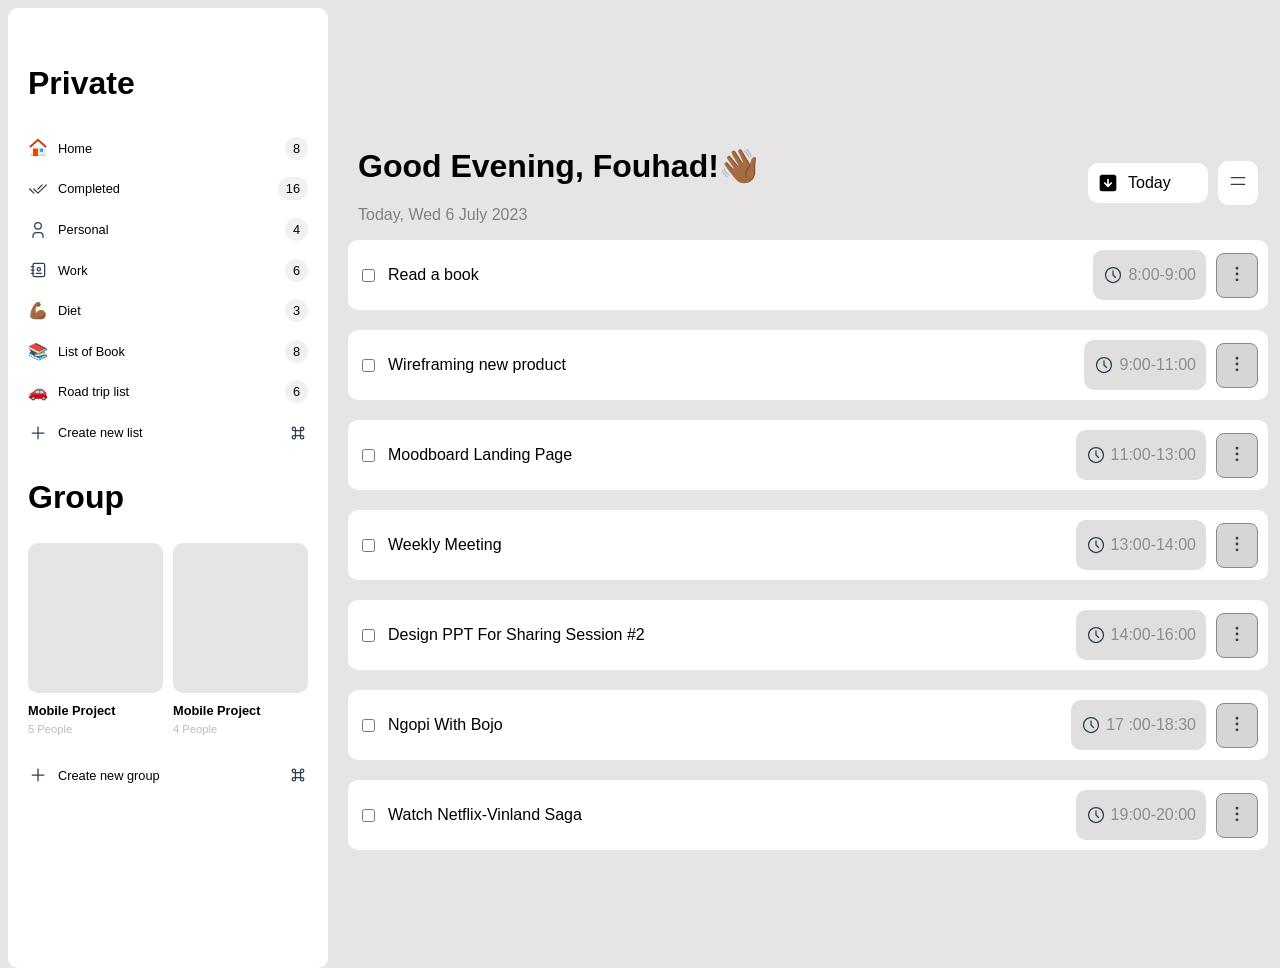
<file: index.html>
<!DOCTYPE html>
<html lang="en">
  <head>
    <meta charset="UTF-8" />
    <meta name="viewport" content="width=device-width, initial-scale=1.0" />
    <title>todo list</title>
    <link rel="stylesheet" href="./style.css" />
  </head>
  <body>
    <div class="positioning-container">
      <div class="list-container">
        <input type="checkbox" id="check-sidebar" />
        <label for="check-sidebar" id="label-sidebar">
          <div id="btn">
            <svg
              xmlns="http://www.w3.org/2000/svg"
              class="icon icon-tabler icon-tabler-menu-2"
              width="34"
              height="34"
              viewBox="0 0 24 24"
              stroke-width="1.5"
              stroke="#2c3e50"
              fill="none"
              stroke-linecap="round"
              stroke-linejoin="round"
            >
              <path stroke="none" d="M0 0h24v24H0z" fill="none" />
              <path d="M4 6l16 0" />
              <path d="M4 12l16 0" />
              <path d="M4 18l16 0" />
            </svg>
          </div>
          <div id="cancel">
            <svg
              xmlns="http://www.w3.org/2000/svg"
              class="icon icon-tabler icon-tabler-x"
              width="34"
              height="34"
              viewBox="0 0 24 24"
              stroke-width="1.5"
              stroke="#2c3e50"
              fill="none"
              stroke-linecap="round"
              stroke-linejoin="round"
            >
              <path stroke="none" d="M0 0h24v24H0z" fill="none" />
              <path d="M18 6l-12 12" />
              <path d="M6 6l12 12" />
            </svg>
          </div>
        </label>
        <!-- <div class="sibebar-bg"> -->
        <!-- <div class="overlay"> -->
        <aside class="sidebar">
          <h1 class="h1-aside">Private</h1>
          <div class="list">
            <div class="svj-container">
              <svg
                xmlns="http://www.w3.org/2000/svg"
                x="0px"
                y="0px"
                width="20"
                height="20"
                viewBox="0 0 48 48"
              >
                <linearGradient
                  id="jv689zNUBazMNK6AOyXtga_wFfu6zXx15Yk_gr1"
                  x1="6"
                  x2="42"
                  y1="41"
                  y2="41"
                  gradientUnits="userSpaceOnUse"
                >
                  <stop offset="0" stop-color="#c8d3de"></stop>
                  <stop offset="1" stop-color="#c8d3de"></stop>
                </linearGradient>
                <path
                  fill="url(#jv689zNUBazMNK6AOyXtga_wFfu6zXx15Yk_gr1)"
                  d="M42,39H6v2c0,1.105,0.895,2,2,2h32c1.105,0,2-0.895,2-2V39z"
                ></path>
                <linearGradient
                  id="jv689zNUBazMNK6AOyXtgb_wFfu6zXx15Yk_gr2"
                  x1="14.095"
                  x2="31.385"
                  y1="10.338"
                  y2="43.787"
                  gradientUnits="userSpaceOnUse"
                >
                  <stop offset="0" stop-color="#fcfcfc"></stop>
                  <stop offset=".495" stop-color="#f4f4f4"></stop>
                  <stop offset=".946" stop-color="#e8e8e8"></stop>
                  <stop offset="1" stop-color="#e8e8e8"></stop>
                </linearGradient>
                <path
                  fill="url(#jv689zNUBazMNK6AOyXtgb_wFfu6zXx15Yk_gr2)"
                  d="M42,39H6V20L24,3l18,17V39z"
                ></path>
                <path
                  fill="#de490d"
                  d="M13,25h10c0.552,0,1,0.448,1,1v17H12V26C12,25.448,12.448,25,13,25z"
                ></path>
                <path
                  d="M24,4c-0.474,0-0.948,0.168-1.326,0.503l-5.359,4.811L6,20v5.39L24,9.428L42,25.39V20L30.685,9.314	l-5.359-4.811C24.948,4.168,24.474,4,24,4z"
                  opacity=".05"
                ></path>
                <path
                  d="M24,3c-0.474,0-0.948,0.167-1.326,0.5l-5.359,4.784L6,18.909v5.359L24,8.397l18,15.871v-5.359	L30.685,8.284L25.326,3.5C24.948,3.167,24.474,3,24,3z"
                  opacity=".07"
                ></path>
                <linearGradient
                  id="jv689zNUBazMNK6AOyXtgc_wFfu6zXx15Yk_gr3"
                  x1="24"
                  x2="24"
                  y1="1.684"
                  y2="23.696"
                  gradientUnits="userSpaceOnUse"
                >
                  <stop offset="0" stop-color="#d43a02"></stop>
                  <stop offset="1" stop-color="#b9360c"></stop>
                </linearGradient>
                <path
                  fill="url(#jv689zNUBazMNK6AOyXtgc_wFfu6zXx15Yk_gr3)"
                  d="M44.495,19.507L25.326,2.503C24.948,2.168,24.474,2,24,2s-0.948,0.168-1.326,0.503	L3.505,19.507c-0.42,0.374-0.449,1.02-0.064,1.43l1.636,1.745c0.369,0.394,0.984,0.424,1.39,0.067L24,7.428L41.533,22.75	c0.405,0.356,1.021,0.327,1.39-0.067l1.636-1.745C44.944,20.527,44.915,19.881,44.495,19.507z"
                ></path>
                <linearGradient
                  id="jv689zNUBazMNK6AOyXtgd_wFfu6zXx15Yk_gr4"
                  x1="28.05"
                  x2="35.614"
                  y1="25.05"
                  y2="32.614"
                  gradientUnits="userSpaceOnUse"
                >
                  <stop offset="0" stop-color="#33bef0"></stop>
                  <stop offset="1" stop-color="#0a85d9"></stop>
                </linearGradient>
                <path
                  fill="url(#jv689zNUBazMNK6AOyXtgd_wFfu6zXx15Yk_gr4)"
                  d="M29,25h6c0.552,0,1,0.448,1,1v6c0,0.552-0.448,1-1,1h-6c-0.552,0-1-0.448-1-1v-6	C28,25.448,28.448,25,29,25z"
                ></path>
              </svg>
              <p class="p-aside">Home</p>
            </div>
            <div class="nummbers-aside">8</div>
          </div>
          <div class="list">
            <div class="svj-container">
              <svg
                xmlns="http://www.w3.org/2000/svg"
                class="icon icon-tabler icon-tabler-checks"
                width="20"
                height="20"
                viewBox="0 0 24 24"
                stroke-width="1.5"
                stroke="#2c3e50"
                fill="none"
                stroke-linecap="round"
                stroke-linejoin="round"
              >
                <path stroke="none" d="M0 0h24v24H0z" fill="none" />
                <path d="M7 12l5 5l10 -10" />
                <path d="M2 12l5 5m5 -5l5 -5" />
              </svg>
              <p class="p-aside">Completed</p>
            </div>
            <div class="nummbers-aside">16</div>
          </div>
          <div class="list">
            <div class="svj-container">
              <svg
                xmlns="http://www.w3.org/2000/svg"
                class="icon icon-tabler icon-tabler-user"
                width="20"
                height="20"
                viewBox="0 0 24 24"
                stroke-width="1.5"
                stroke="#2c3e50"
                fill="none"
                stroke-linecap="round"
                stroke-linejoin="round"
              >
                <path stroke="none" d="M0 0h24v24H0z" fill="none" />
                <path d="M8 7a4 4 0 1 0 8 0a4 4 0 0 0 -8 0" />
                <path d="M6 21v-2a4 4 0 0 1 4 -4h4a4 4 0 0 1 4 4v2" />
              </svg>
              <p class="p-aside">Personal</p>
            </div>
            <div class="nummbers-aside">4</div>
          </div>
          <div class="list">
            <div class="svj-container">
              <svg
                xmlns="http://www.w3.org/2000/svg"
                class="icon icon-tabler icon-tabler-address-book"
                width="20"
                height="20"
                viewBox="0 0 24 24"
                stroke-width="1.5"
                stroke="#2c3e50"
                fill="none"
                stroke-linecap="round"
                stroke-linejoin="round"
              >
                <path stroke="none" d="M0 0h24v24H0z" fill="none" />
                <path
                  d="M20 6v12a2 2 0 0 1 -2 2h-10a2 2 0 0 1 -2 -2v-12a2 2 0 0 1 2 -2h10a2 2 0 0 1 2 2z"
                />
                <path d="M10 16h6" />
                <path d="M13 11m-2 0a2 2 0 1 0 4 0a2 2 0 1 0 -4 0" />
                <path d="M4 8h3" />
                <path d="M4 12h3" />
                <path d="M4 16h3" />
              </svg>
              <p class="p-aside">Work</p>
            </div>
            <div class="nummbers-aside">6</div>
          </div>
          <div class="list">
            <div class="svj-container">
              <div>💪🏾</div>
              <p class="p-aside">Diet</p>
            </div>
            <div class="nummbers-aside">3</div>
          </div>
          <div class="list">
            <div class="svj-container">
              <div>📚</div>
              <p class="p-aside">List of Book</p>
            </div>
            <div class="nummbers-aside">8</div>
          </div>
          <div class="list">
            <div class="svj-container">
              <div>🚗</div>
              <p class="p-aside">Road trip list</p>
            </div>
            <div class="nummbers-aside">6</div>
          </div>
          <div class="list" id="list-id">
            <div class="svj-container">
              <svg
                xmlns="http://www.w3.org/2000/svg"
                class="icon icon-tabler icon-tabler-plus"
                width="20"
                height="20"
                viewBox="0 0 24 24"
                stroke-width="1.5"
                stroke="#2c3e50"
                fill="none"
                stroke-linecap="round"
                stroke-linejoin="round"
              >
                <path stroke="none" d="M0 0h24v24H0z" fill="none" />
                <path d="M12 5l0 14" />
                <path d="M5 12l14 0" />
              </svg>
              <p class="p-aside">Create new list</p>
            </div>
            <svg
              xmlns="http://www.w3.org/2000/svg"
              class="icon icon-tabler icon-tabler-command"
              width="20"
              height="20"
              viewBox="0 0 24 24"
              stroke-width="1.5"
              stroke="#2c3e50"
              fill="none"
              stroke-linecap="round"
              stroke-linejoin="round"
            >
              <path stroke="none" d="M0 0h24v24H0z" fill="none" />
              <path
                d="M7 9a2 2 0 1 1 2 -2v10a2 2 0 1 1 -2 -2h10a2 2 0 1 1 -2 2v-10a2 2 0 1 1 2 2h-10"
              />
            </svg>
            <!-- <div class="nummbers-aside">L</div>  -->
          </div>
          <h1 class="h1-aside">Group</h1>
          <section class="grid-container-section">
            <div class="grid-container">
              <div class="grid"></div>
              <div class="grid"></div>
            </div>
            <div class="grid-container">
              <div>
                <h2 class="h2-group">Mobile Project</h2>
                <div class="ph2-group">5 People</div>
              </div>
              <div>
                <h2 class="h2-group">Mobile Project</h2>
                <div class="ph2-group">4 People</div>
              </div>
            </div>
          </section>
          <div class="list" id="list-id">
            <div class="svj-container">
              <svg
                xmlns="http://www.w3.org/2000/svg"
                class="icon icon-tabler icon-tabler-plus"
                width="20"
                height="20"
                viewBox="0 0 24 24"
                stroke-width="1.5"
                stroke="#2c3e50"
                fill="none"
                stroke-linecap="round"
                stroke-linejoin="round"
              >
                <path stroke="none" d="M0 0h24v24H0z" fill="none" />
                <path d="M12 5l0 14" />
                <path d="M5 12l14 0" />
              </svg>
              <p class="p-aside">Create new group</p>
            </div>
            <svg
              xmlns="http://www.w3.org/2000/svg"
              class="icon icon-tabler icon-tabler-command"
              width="20"
              height="20"
              viewBox="0 0 24 24"
              stroke-width="1.5"
              stroke="#2c3e50"
              fill="none"
              stroke-linecap="round"
              stroke-linejoin="round"
            >
              <path stroke="none" d="M0 0h24v24H0z" fill="none" />
              <path
                d="M7 9a2 2 0 1 1 2 -2v10a2 2 0 1 1 -2 -2h10a2 2 0 1 1 -2 2v-10a2 2 0 1 1 2 2h-10"
              />
            </svg>
            <!-- <div class="nummbers-aside">L</div>  -->
          </div>
        </aside>
        <!-- </div> -->
        <!-- <label for="check-sidebar"> -->
        <div class="sidebar-icon">
          <ul>
            <label for="check-sidebar" id="label-sidebar">
              <li class="li-icon">
                <svg
                  xmlns="http://www.w3.org/2000/svg"
                  x="0px"
                  y="0px"
                  width="20"
                  height="20"
                  viewBox="0 0 48 48"
                >
                  <linearGradient
                    id="jv689zNUBazMNK6AOyXtga_wFfu6zXx15Yk_gr1"
                    x1="6"
                    x2="42"
                    y1="41"
                    y2="41"
                    gradientUnits="userSpaceOnUse"
                  >
                    <stop offset="0" stop-color="#c8d3de"></stop>
                    <stop offset="1" stop-color="#c8d3de"></stop>
                  </linearGradient>
                  <path
                    fill="url(#jv689zNUBazMNK6AOyXtga_wFfu6zXx15Yk_gr1)"
                    d="M42,39H6v2c0,1.105,0.895,2,2,2h32c1.105,0,2-0.895,2-2V39z"
                  ></path>
                  <linearGradient
                    id="jv689zNUBazMNK6AOyXtgb_wFfu6zXx15Yk_gr2"
                    x1="14.095"
                    x2="31.385"
                    y1="10.338"
                    y2="43.787"
                    gradientUnits="userSpaceOnUse"
                  >
                    <stop offset="0" stop-color="#fcfcfc"></stop>
                    <stop offset=".495" stop-color="#f4f4f4"></stop>
                    <stop offset=".946" stop-color="#e8e8e8"></stop>
                    <stop offset="1" stop-color="#e8e8e8"></stop>
                  </linearGradient>
                  <path
                    fill="url(#jv689zNUBazMNK6AOyXtgb_wFfu6zXx15Yk_gr2)"
                    d="M42,39H6V20L24,3l18,17V39z"
                  ></path>
                  <path
                    fill="#de490d"
                    d="M13,25h10c0.552,0,1,0.448,1,1v17H12V26C12,25.448,12.448,25,13,25z"
                  ></path>
                  <path
                    d="M24,4c-0.474,0-0.948,0.168-1.326,0.503l-5.359,4.811L6,20v5.39L24,9.428L42,25.39V20L30.685,9.314	l-5.359-4.811C24.948,4.168,24.474,4,24,4z"
                    opacity=".05"
                  ></path>
                  <path
                    d="M24,3c-0.474,0-0.948,0.167-1.326,0.5l-5.359,4.784L6,18.909v5.359L24,8.397l18,15.871v-5.359	L30.685,8.284L25.326,3.5C24.948,3.167,24.474,3,24,3z"
                    opacity=".07"
                  ></path>
                  <linearGradient
                    id="jv689zNUBazMNK6AOyXtgc_wFfu6zXx15Yk_gr3"
                    x1="24"
                    x2="24"
                    y1="1.684"
                    y2="23.696"
                    gradientUnits="userSpaceOnUse"
                  >
                    <stop offset="0" stop-color="#d43a02"></stop>
                    <stop offset="1" stop-color="#b9360c"></stop>
                  </linearGradient>
                  <path
                    fill="url(#jv689zNUBazMNK6AOyXtgc_wFfu6zXx15Yk_gr3)"
                    d="M44.495,19.507L25.326,2.503C24.948,2.168,24.474,2,24,2s-0.948,0.168-1.326,0.503	L3.505,19.507c-0.42,0.374-0.449,1.02-0.064,1.43l1.636,1.745c0.369,0.394,0.984,0.424,1.39,0.067L24,7.428L41.533,22.75	c0.405,0.356,1.021,0.327,1.39-0.067l1.636-1.745C44.944,20.527,44.915,19.881,44.495,19.507z"
                  ></path>
                  <linearGradient
                    id="jv689zNUBazMNK6AOyXtgd_wFfu6zXx15Yk_gr4"
                    x1="28.05"
                    x2="35.614"
                    y1="25.05"
                    y2="32.614"
                    gradientUnits="userSpaceOnUse"
                  >
                    <stop offset="0" stop-color="#33bef0"></stop>
                    <stop offset="1" stop-color="#0a85d9"></stop>
                  </linearGradient>
                  <path
                    fill="url(#jv689zNUBazMNK6AOyXtgd_wFfu6zXx15Yk_gr4)"
                    d="M29,25h6c0.552,0,1,0.448,1,1v6c0,0.552-0.448,1-1,1h-6c-0.552,0-1-0.448-1-1v-6	C28,25.448,28.448,25,29,25z"
                  ></path>
                </svg>
              </li>
              <li class="li-icon">
                <svg
                  xmlns="http://www.w3.org/2000/svg"
                  class="icon icon-tabler icon-tabler-checks"
                  width="20"
                  height="20"
                  viewBox="0 0 24 24"
                  stroke-width="1.5"
                  stroke="#2c3e50"
                  fill="none"
                  stroke-linecap="round"
                  stroke-linejoin="round"
                >
                  <path stroke="none" d="M0 0h24v24H0z" fill="none" />
                  <path d="M7 12l5 5l10 -10" />
                  <path d="M2 12l5 5m5 -5l5 -5" />
                </svg>
              </li>
              <li class="li-icon">
                <svg
                  xmlns="http://www.w3.org/2000/svg"
                  class="icon icon-tabler icon-tabler-user"
                  width="20"
                  height="20"
                  viewBox="0 0 24 24"
                  stroke-width="1.5"
                  stroke="#2c3e50"
                  fill="none"
                  stroke-linecap="round"
                  stroke-linejoin="round"
                >
                  <path stroke="none" d="M0 0h24v24H0z" fill="none" />
                  <path d="M8 7a4 4 0 1 0 8 0a4 4 0 0 0 -8 0" />
                  <path d="M6 21v-2a4 4 0 0 1 4 -4h4a4 4 0 0 1 4 4v2" />
                </svg>
              </li>
              <li class="li-icon">
                <svg
                  xmlns="http://www.w3.org/2000/svg"
                  class="icon icon-tabler icon-tabler-address-book"
                  width="20"
                  height="20"
                  viewBox="0 0 24 24"
                  stroke-width="1.5"
                  stroke="#2c3e50"
                  fill="none"
                  stroke-linecap="round"
                  stroke-linejoin="round"
                >
                  <path stroke="none" d="M0 0h24v24H0z" fill="none" />
                  <path
                    d="M20 6v12a2 2 0 0 1 -2 2h-10a2 2 0 0 1 -2 -2v-12a2 2 0 0 1 2 -2h10a2 2 0 0 1 2 2z"
                  />
                  <path d="M10 16h6" />
                  <path d="M13 11m-2 0a2 2 0 1 0 4 0a2 2 0 1 0 -4 0" />
                  <path d="M4 8h3" />
                  <path d="M4 12h3" />
                  <path d="M4 16h3" />
                </svg>
              </li>
              <li class="li-icon">💪🏾</li>
              <li class="li-icon">📚</li>
              <li class="li-icon">🚗</li>
              <li class="li-icon">
                <svg
                  xmlns="http://www.w3.org/2000/svg"
                  class="icon icon-tabler icon-tabler-plus"
                  width="20"
                  height="20"
                  viewBox="0 0 24 24"
                  stroke-width="1.5"
                  stroke="#2c3e50"
                  fill="none"
                  stroke-linecap="round"
                  stroke-linejoin="round"
                >
                  <path stroke="none" d="M0 0h24v24H0z" fill="none" />
                  <path d="M12 5l0 14" />
                  <path d="M5 12l14 0" />
                </svg>
              </li>
            </label>
          </ul>
        </div>

        <main>
          <div class="header-main">
            <div>
              <h1 class="h1-main">Good Evening, Fouhad!👋🏾</h1>
              <p class="p-main">Today, Wed 6 July 2023</p>
            </div>
            <section class="svj-main-container-section">
              <div class="svj-main-container">
                <!-- <button class="svj-main-button"></button> -->
                <svg
                  xmlns="http://www.w3.org/2000/svg"
                  class="icon icon-tabler icon-tabler-square-arrow-down-filled"
                  width="20"
                  height="20"
                  viewBox="0 0 24 24"
                  stroke-width="1.5"
                  stroke="#2c3e50"
                  fill="none"
                  stroke-linecap="round"
                  stroke-linejoin="round"
                >
                  <path stroke="none" d="M0 0h24v24H0z" fill="none" />
                  <path
                    d="M19 2a3 3 0 0 1 3 3v14a3 3 0 0 1 -3 3h-14a3 3 0 0 1 -3 -3v-14a3 3 0 0 1 3 -3zm-7 5a1 1 0 0 0 -1 1v5.585l-2.293 -2.292l-.094 -.083a1 1 0 0 0 -1.32 1.497l4 4l.094 .083l.092 .064l.098 .052l.11 .044l.112 .03l.126 .017l.075 .003l.117 -.007l.149 -.029l.105 -.035l.113 -.054l.111 -.071a.939 .939 0 0 0 .112 -.097l4 -4l.083 -.094a1 1 0 0 0 -.083 -1.32l-.094 -.083a1 1 0 0 0 -1.32 .083l-2.293 2.292v-5.585l-.007 -.117a1 1 0 0 0 -.993 -.883z"
                    stroke-width="0"
                    fill="currentColor"
                  />
                </svg>
                <p class="svj-main-txt">Today</p>
              </div>
              <div class="svj-main-container-2">
                <svg
                  xmlns="http://www.w3.org/2000/svg"
                  class="icon icon-tabler icon-tabler-menu"
                  width="20"
                  height="20"
                  viewBox="0 0 24 24"
                  stroke-width="1.5"
                  stroke="#2c3e50"
                  fill="none"
                  stroke-linecap="round"
                  stroke-linejoin="round"
                >
                  <path stroke="none" d="M0 0h24v24H0z" fill="none" />
                  <path d="M4 8l16 0" />
                  <path d="M4 16l16 0" />
                </svg>
              </div>
            </section>
          </div>
          <div class="todo-list-container">
            <div class="todo-list">
              <div class="svj-todo-container">
                <!-- <svg
              xmlns="http://www.w3.org/2000/svg"
              class="icon icon-tabler icon-tabler-square"
              width="20"
              height="20"
              viewBox="0 0 24 24"
              stroke-width="1.5"
              stroke="#2c3e50"
              fill="none"
              stroke-linecap="round"
              stroke-linejoin="round"
              >
              <path stroke="none" d="M0 0h24v24H0z" fill="none" />
              <path
              d="M3 3m0 2a2 2 0 0 1 2 -2h14a2 2 0 0 1 2 2v14a2 2 0 0 1 -2 2h-14a2 2 0 0 1 -2 -2z"
              />
            </svg> -->
                <input type="checkbox" id="read a book" />
                <!-- <label for="read a book"> -->
                <p class="p-main2">Read a book</p>
                <!-- </label> -->
              </div>
              <div class="time-container">
                <div class="p-time-container">
                  <svg
                    xmlns="http://www.w3.org/2000/svg"
                    class="icon icon-tabler icon-tabler-clock"
                    width="20"
                    height="20"
                    viewBox="0 0 24 24"
                    stroke-width="1.5"
                    stroke="#2c3e50"
                    fill="none"
                    stroke-linecap="round"
                    stroke-linejoin="round"
                  >
                    <path stroke="none" d="M0 0h24v24H0z" fill="none" />
                    <path d="M3 12a9 9 0 1 0 18 0a9 9 0 0 0 -18 0" />
                    <path d="M12 7v5l3 3" />
                  </svg>

                  <p class="p-time">8:00-9:00</p>
                </div>
                <!-- <div class="dot-svj-container"> -->
                <button class="svj-dot-button">
                  <svg
                    xmlns="http://www.w3.org/2000/svg"
                    class="icon icon-tabler icon-tabler-dots-vertical"
                    width="20"
                    height="20"
                    viewBox="0 0 24 24"
                    stroke-width="1.5"
                    stroke="#2c3e50"
                    fill="none"
                    stroke-linecap="round"
                    stroke-linejoin="round"
                  >
                    <path stroke="none" d="M0 0h24v24H0z" fill="none" />
                    <path d="M12 12m-1 0a1 1 0 1 0 2 0a1 1 0 1 0 -2 0" />
                    <path d="M12 19m-1 0a1 1 0 1 0 2 0a1 1 0 1 0 -2 0" />
                    <path d="M12 5m-1 0a1 1 0 1 0 2 0a1 1 0 1 0 -2 0" />
                  </svg>
                </button>
                <!-- </div> -->
              </div>
            </div>
            <div class="todo-list">
              <div class="svj-todo-container">
                <!-- <svg
        xmlns="http://www.w3.org/2000/svg"
        class="icon icon-tabler icon-tabler-square"
        width="20"
        height="20"
        viewBox="0 0 24 24"
        stroke-width="1.5"
        stroke="#2c3e50"
        fill="none"
        stroke-linecap="round"
        stroke-linejoin="round"
        >
        <path stroke="none" d="M0 0h24v24H0z" fill="none" />
        <path
        d="M3 3m0 2a2 2 0 0 1 2 -2h14a2 2 0 0 1 2 2v14a2 2 0 0 1 -2 2h-14a2 2 0 0 1 -2 -2z"
        />
      </svg> -->
                <input type="checkbox" id="Wireframing" />
                <!-- <label for="Wireframing"> -->
                <p class="p-main2">Wireframing new product</p>
                <!-- </label> -->
              </div>
              <div class="time-container">
                <div class="p-time-container">
                  <svg
                    xmlns="http://www.w3.org/2000/svg"
                    class="icon icon-tabler icon-tabler-clock"
                    width="20"
                    height="20"
                    viewBox="0 0 24 24"
                    stroke-width="1.5"
                    stroke="#2c3e50"
                    fill="none"
                    stroke-linecap="round"
                    stroke-linejoin="round"
                  >
                    <path stroke="none" d="M0 0h24v24H0z" fill="none" />
                    <path d="M3 12a9 9 0 1 0 18 0a9 9 0 0 0 -18 0" />
                    <path d="M12 7v5l3 3" />
                  </svg>
                  <p class="p-time">9:00-11:00</p>
                </div>
                <!-- <div class="dot-svj-container"> -->
                <button class="svj-dot-button">
                  <svg
                    xmlns="http://www.w3.org/2000/svg"
                    class="icon icon-tabler icon-tabler-dots-vertical"
                    width="20"
                    height="20"
                    viewBox="0 0 24 24"
                    stroke-width="1.5"
                    stroke="#2c3e50"
                    fill="none"
                    stroke-linecap="round"
                    stroke-linejoin="round"
                  >
                    <path stroke="none" d="M0 0h24v24H0z" fill="none" />
                    <path d="M12 12m-1 0a1 1 0 1 0 2 0a1 1 0 1 0 -2 0" />
                    <path d="M12 19m-1 0a1 1 0 1 0 2 0a1 1 0 1 0 -2 0" />
                    <path d="M12 5m-1 0a1 1 0 1 0 2 0a1 1 0 1 0 -2 0" />
                  </svg>
                </button>
                <!-- </div> -->
              </div>
            </div>
            <div class="todo-list">
              <div class="svj-todo-container">
                <!-- <svg
    xmlns="http://www.w3.org/2000/svg"
    class="icon icon-tabler icon-tabler-square"
    width="20"
    height="20"
    viewBox="0 0 24 24"
    stroke-width="1.5"
    stroke="#2c3e50"
    fill="none"
    stroke-linecap="round"
    stroke-linejoin="round"
    >
    <path stroke="none" d="M0 0h24v24H0z" fill="none" />
    <path
    d="M3 3m0 2a2 2 0 0 1 2 -2h14a2 2 0 0 1 2 2v14a2 2 0 0 1 -2 2h-14a2 2 0 0 1 -2 -2z"
    />
  </svg> -->
                <input type="checkbox" id="Moodboard" />
                <!-- <label for="Moodboard"> -->
                <p class="p-main2">Moodboard Landing Page</p>
                <!-- </label> -->
              </div>
              <div class="time-container">
                <div class="p-time-container">
                  <svg
                    xmlns="http://www.w3.org/2000/svg"
                    class="icon icon-tabler icon-tabler-clock"
                    width="20"
                    height="20"
                    viewBox="0 0 24 24"
                    stroke-width="1.5"
                    stroke="#2c3e50"
                    fill="none"
                    stroke-linecap="round"
                    stroke-linejoin="round"
                  >
                    <path stroke="none" d="M0 0h24v24H0z" fill="none" />
                    <path d="M3 12a9 9 0 1 0 18 0a9 9 0 0 0 -18 0" />
                    <path d="M12 7v5l3 3" />
                  </svg>
                  <p class="p-time">11:00-13:00</p>
                </div>
                <!-- <div class="dot-svj-container"> -->
                <button class="svj-dot-button">
                  <svg
                    xmlns="http://www.w3.org/2000/svg"
                    class="icon icon-tabler icon-tabler-dots-vertical"
                    width="20"
                    height="20"
                    viewBox="0 0 24 24"
                    stroke-width="1.5"
                    stroke="#2c3e50"
                    fill="none"
                    stroke-linecap="round"
                    stroke-linejoin="round"
                  >
                    <path stroke="none" d="M0 0h24v24H0z" fill="none" />
                    <path d="M12 12m-1 0a1 1 0 1 0 2 0a1 1 0 1 0 -2 0" />
                    <path d="M12 19m-1 0a1 1 0 1 0 2 0a1 1 0 1 0 -2 0" />
                    <path d="M12 5m-1 0a1 1 0 1 0 2 0a1 1 0 1 0 -2 0" />
                  </svg>
                </button>
                <!-- </div> -->
              </div>
            </div>
            <div class="todo-list">
              <div class="svj-todo-container">
                <!-- <svg
    xmlns="http://www.w3.org/2000/svg"
    class="icon icon-tabler icon-tabler-square"
    width="20"
    height="20"
    viewBox="0 0 24 24"
    stroke-width="1.5"
    stroke="#2c3e50"
    fill="none"
    stroke-linecap="round"
    stroke-linejoin="round"
    >
    <path stroke="none" d="M0 0h24v24H0z" fill="none" />
    <path
    d="M3 3m0 2a2 2 0 0 1 2 -2h14a2 2 0 0 1 2 2v14a2 2 0 0 1 -2 2h-14a2 2 0 0 1 -2 -2z"
    />
  </svg> -->
                <input type="checkbox" id="Weekly" />
                <!-- <label for="Weekly"> -->
                <p class="p-main2">Weekly Meeting</p>
                <!-- </label> -->
              </div>
              <div class="time-container">
                <div class="p-time-container">
                  <svg
                    xmlns="http://www.w3.org/2000/svg"
                    class="icon icon-tabler icon-tabler-clock"
                    width="20"
                    height="20"
                    viewBox="0 0 24 24"
                    stroke-width="1.5"
                    stroke="#2c3e50"
                    fill="none"
                    stroke-linecap="round"
                    stroke-linejoin="round"
                  >
                    <path stroke="none" d="M0 0h24v24H0z" fill="none" />
                    <path d="M3 12a9 9 0 1 0 18 0a9 9 0 0 0 -18 0" />
                    <path d="M12 7v5l3 3" />
                  </svg>
                  <p class="p-time">13:00-14:00</p>
                </div>
                <!-- <div class="dot-svj-container"> -->
                <button class="svj-dot-button">
                  <svg
                    xmlns="http://www.w3.org/2000/svg"
                    class="icon icon-tabler icon-tabler-dots-vertical"
                    width="20"
                    height="20"
                    viewBox="0 0 24 24"
                    stroke-width="1.5"
                    stroke="#2c3e50"
                    fill="none"
                    stroke-linecap="round"
                    stroke-linejoin="round"
                  >
                    <path stroke="none" d="M0 0h24v24H0z" fill="none" />
                    <path d="M12 12m-1 0a1 1 0 1 0 2 0a1 1 0 1 0 -2 0" />
                    <path d="M12 19m-1 0a1 1 0 1 0 2 0a1 1 0 1 0 -2 0" />
                    <path d="M12 5m-1 0a1 1 0 1 0 2 0a1 1 0 1 0 -2 0" />
                  </svg>
                </button>
                <!-- </div> -->
              </div>
            </div>
            <div class="todo-list">
              <div class="svj-todo-container">
                <!-- <svg
    xmlns="http://www.w3.org/2000/svg"
    class="icon icon-tabler icon-tabler-square"
    width="20"
    height="20"
    viewBox="0 0 24 24"
    stroke-width="1.5"
    stroke="#2c3e50"
    fill="none"
    stroke-linecap="round"
    stroke-linejoin="round"
    >
    <path stroke="none" d="M0 0h24v24H0z" fill="none" />
    <path
    d="M3 3m0 2a2 2 0 0 1 2 -2h14a2 2 0 0 1 2 2v14a2 2 0 0 1 -2 2h-14a2 2 0 0 1 -2 -2z"
    />
  </svg> -->
                <input type="checkbox" id="Design" />
                <!-- <label for="Design"> -->
                <p class="p-main2">Design PPT For Sharing Session #2</p>
                <!-- </label> -->
              </div>
              <div class="time-container">
                <div class="p-time-container">
                  <svg
                    xmlns="http://www.w3.org/2000/svg"
                    class="icon icon-tabler icon-tabler-clock"
                    width="20"
                    height="20"
                    viewBox="0 0 24 24"
                    stroke-width="1.5"
                    stroke="#2c3e50"
                    fill="none"
                    stroke-linecap="round"
                    stroke-linejoin="round"
                  >
                    <path stroke="none" d="M0 0h24v24H0z" fill="none" />
                    <path d="M3 12a9 9 0 1 0 18 0a9 9 0 0 0 -18 0" />
                    <path d="M12 7v5l3 3" />
                  </svg>
                  <p class="p-time">14:00-16:00</p>
                </div>
                <!-- <div class="dot-svj-container"> -->
                <button class="svj-dot-button">
                  <svg
                    xmlns="http://www.w3.org/2000/svg"
                    class="icon icon-tabler icon-tabler-dots-vertical"
                    width="20"
                    height="20"
                    viewBox="0 0 24 24"
                    stroke-width="1.5"
                    stroke="#2c3e50"
                    fill="none"
                    stroke-linecap="round"
                    stroke-linejoin="round"
                  >
                    <path stroke="none" d="M0 0h24v24H0z" fill="none" />
                    <path d="M12 12m-1 0a1 1 0 1 0 2 0a1 1 0 1 0 -2 0" />
                    <path d="M12 19m-1 0a1 1 0 1 0 2 0a1 1 0 1 0 -2 0" />
                    <path d="M12 5m-1 0a1 1 0 1 0 2 0a1 1 0 1 0 -2 0" />
                  </svg>
                </button>
                <!-- </div> -->
              </div>
            </div>
            <div class="todo-list">
              <div class="svj-todo-container">
                <!-- <svg
    xmlns="http://www.w3.org/2000/svg"
    class="icon icon-tabler icon-tabler-square"
    width="20"
    height="20"
    viewBox="0 0 24 24"
    stroke-width="1.5"
    stroke="#2c3e50"
    fill="none"
    stroke-linecap="round"
    stroke-linejoin="round"
    >
    <path stroke="none" d="M0 0h24v24H0z" fill="none" />
    <path
    d="M3 3m0 2a2 2 0 0 1 2 -2h14a2 2 0 0 1 2 2v14a2 2 0 0 1 -2 2h-14a2 2 0 0 1 -2 -2z"
    />
  </svg> -->
                <input type="checkbox" id="Ngopi" />
                <!-- <label for="Ngopi"> -->
                <p class="p-main2">Ngopi With Bojo</p>
                <!-- </label> -->
              </div>
              <div class="time-container">
                <div class="p-time-container">
                  <svg
                    xmlns="http://www.w3.org/2000/svg"
                    class="icon icon-tabler icon-tabler-clock"
                    width="20"
                    height="20"
                    viewBox="0 0 24 24"
                    stroke-width="1.5"
                    stroke="#2c3e50"
                    fill="none"
                    stroke-linecap="round"
                    stroke-linejoin="round"
                  >
                    <path stroke="none" d="M0 0h24v24H0z" fill="none" />
                    <path d="M3 12a9 9 0 1 0 18 0a9 9 0 0 0 -18 0" />
                    <path d="M12 7v5l3 3" />
                  </svg>
                  <p class="p-time">17 :00-18:30</p>
                </div>
                <!-- <div class="dot-svj-container"> -->
                <button class="svj-dot-button">
                  <svg
                    xmlns="http://www.w3.org/2000/svg"
                    class="icon icon-tabler icon-tabler-dots-vertical"
                    width="20"
                    height="20"
                    viewBox="0 0 24 24"
                    stroke-width="1.5"
                    stroke="#2c3e50"
                    fill="none"
                    stroke-linecap="round"
                    stroke-linejoin="round"
                  >
                    <path stroke="none" d="M0 0h24v24H0z" fill="none" />
                    <path d="M12 12m-1 0a1 1 0 1 0 2 0a1 1 0 1 0 -2 0" />
                    <path d="M12 19m-1 0a1 1 0 1 0 2 0a1 1 0 1 0 -2 0" />
                    <path d="M12 5m-1 0a1 1 0 1 0 2 0a1 1 0 1 0 -2 0" />
                  </svg>
                </button>
                <!-- </div> -->
              </div>
            </div>
            <div class="todo-list">
              <div class="svj-todo-container">
                <!-- <svg
    xmlns="http://www.w3.org/2000/svg"
    class="icon icon-tabler icon-tabler-square"
    width="20"
    height="20"
    viewBox="0 0 24 24"
    stroke-width="1.5"
    stroke="#2c3e50"
    fill="none"
    stroke-linecap="round"
    stroke-linejoin="round"
    >
    <path stroke="none" d="M0 0h24v24H0z" fill="none" />
    <path
    d="M3 3m0 2a2 2 0 0 1 2 -2h14a2 2 0 0 1 2 2v14a2 2 0 0 1 -2 2h-14a2 2 0 0 1 -2 -2z"
    />
  </svg> -->
                <input type="checkbox" id="Netflix-Vinland" />
                <!-- <label for="Netflix-Vinland"> -->
                <p class="p-main2">Watch Netflix-Vinland Saga</p>
                <!-- </label> -->
              </div>
              <div class="time-container">
                <div class="p-time-container">
                  <svg
                    xmlns="http://www.w3.org/2000/svg"
                    class="icon icon-tabler icon-tabler-clock"
                    width="20"
                    height="20"
                    viewBox="0 0 24 24"
                    stroke-width="1.5"
                    stroke="#2c3e50"
                    fill="none"
                    stroke-linecap="round"
                    stroke-linejoin="round"
                  >
                    <path stroke="none" d="M0 0h24v24H0z" fill="none" />
                    <path d="M3 12a9 9 0 1 0 18 0a9 9 0 0 0 -18 0" />
                    <path d="M12 7v5l3 3" />
                  </svg>
                  <p class="p-time">19:00-20:00</p>
                </div>
                <!-- <div class="dot-svj-container"> -->
                <button class="svj-dot-button">
                  <svg
                    xmlns="http://www.w3.org/2000/svg"
                    class="icon icon-tabler icon-tabler-dots-vertical"
                    width="20"
                    height="20"
                    viewBox="0 0 24 24"
                    stroke-width="1.5"
                    stroke="#2c3e50"
                    fill="none"
                    stroke-linecap="round"
                    stroke-linejoin="round"
                  >
                    <path stroke="none" d="M0 0h24v24H0z" fill="none" />
                    <path d="M12 12m-1 0a1 1 0 1 0 2 0a1 1 0 1 0 -2 0" />
                    <path d="M12 19m-1 0a1 1 0 1 0 2 0a1 1 0 1 0 -2 0" />
                    <path d="M12 5m-1 0a1 1 0 1 0 2 0a1 1 0 1 0 -2 0" />
                  </svg>
                </button>
                <!-- </div> -->
              </div>
            </div>
            <!-- <div class="todo-list"></div>
<div class="todo-list"></div>
<div class="todo-list"></div>
<div class="todo-list"></div>
<div class="todo-list"></div>
<div class="todo-list"></div>
<div class="todo-list"></div> -->
          </div>
        </main>
        <!-- </label> -->
      </div>
      <script src="script.js"></script>
    </div>
  </body>
</html>
</file>
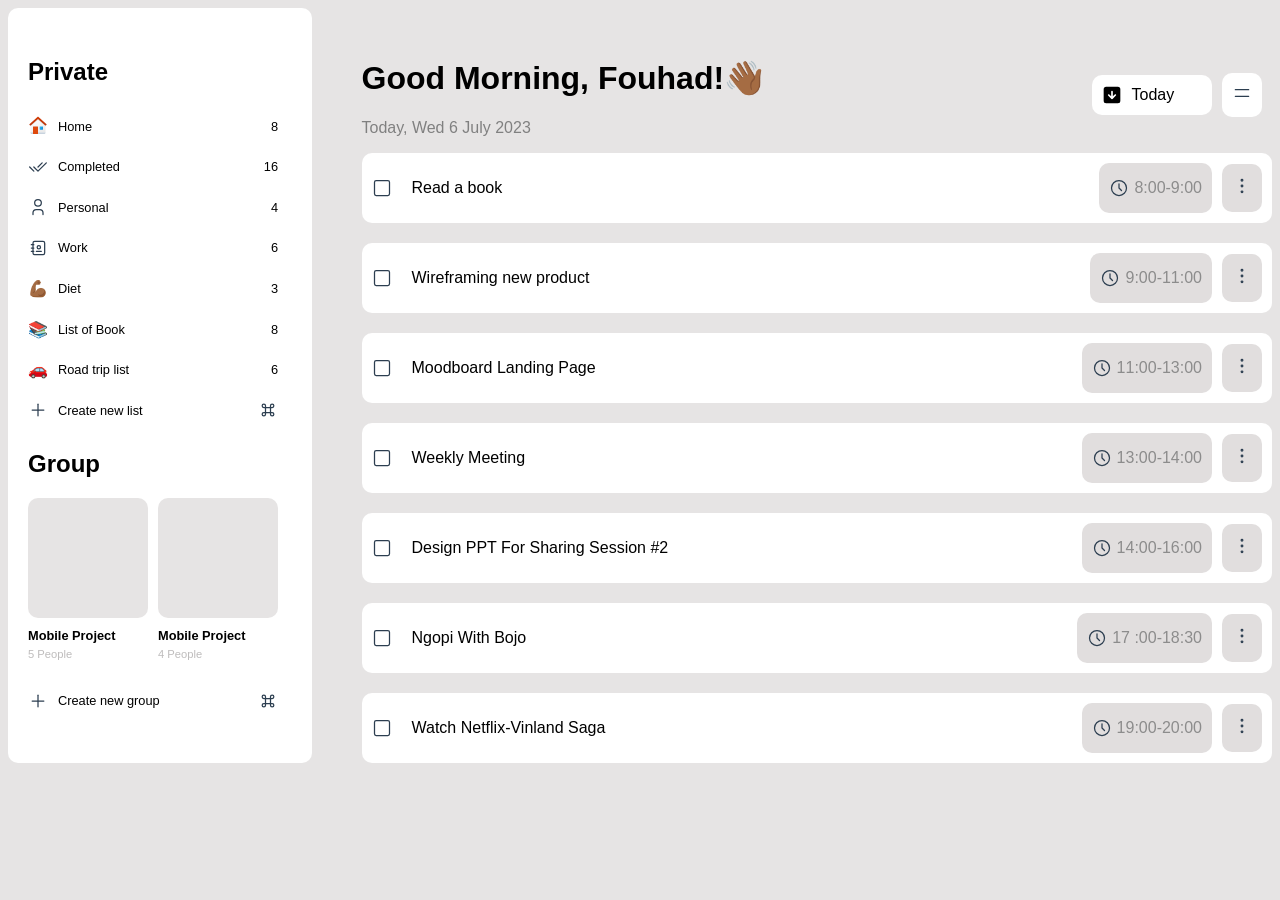
<file: todo.html>
<!DOCTYPE html>
<html lang="en">
  <head>
    <meta charset="UTF-8" />
    <meta name="viewport" content="width=device-width, initial-scale=1.0" />
    <title>todo list</title>
    <link rel="stylesheet" href="./todo.css" />
  </head>
  <body>
    <div class="list-container">
      <aside>
        <h1 class="h1-aside">Private</h1>
        <div class="list">
          <div class="svj-container">
            <svg
              xmlns="http://www.w3.org/2000/svg"
              x="0px"
              y="0px"
              width="20"
              height="20"
              viewBox="0 0 48 48"
            >
              <linearGradient
                id="jv689zNUBazMNK6AOyXtga_wFfu6zXx15Yk_gr1"
                x1="6"
                x2="42"
                y1="41"
                y2="41"
                gradientUnits="userSpaceOnUse"
              >
                <stop offset="0" stop-color="#c8d3de"></stop>
                <stop offset="1" stop-color="#c8d3de"></stop>
              </linearGradient>
              <path
                fill="url(#jv689zNUBazMNK6AOyXtga_wFfu6zXx15Yk_gr1)"
                d="M42,39H6v2c0,1.105,0.895,2,2,2h32c1.105,0,2-0.895,2-2V39z"
              ></path>
              <linearGradient
                id="jv689zNUBazMNK6AOyXtgb_wFfu6zXx15Yk_gr2"
                x1="14.095"
                x2="31.385"
                y1="10.338"
                y2="43.787"
                gradientUnits="userSpaceOnUse"
              >
                <stop offset="0" stop-color="#fcfcfc"></stop>
                <stop offset=".495" stop-color="#f4f4f4"></stop>
                <stop offset=".946" stop-color="#e8e8e8"></stop>
                <stop offset="1" stop-color="#e8e8e8"></stop>
              </linearGradient>
              <path
                fill="url(#jv689zNUBazMNK6AOyXtgb_wFfu6zXx15Yk_gr2)"
                d="M42,39H6V20L24,3l18,17V39z"
              ></path>
              <path
                fill="#de490d"
                d="M13,25h10c0.552,0,1,0.448,1,1v17H12V26C12,25.448,12.448,25,13,25z"
              ></path>
              <path
                d="M24,4c-0.474,0-0.948,0.168-1.326,0.503l-5.359,4.811L6,20v5.39L24,9.428L42,25.39V20L30.685,9.314	l-5.359-4.811C24.948,4.168,24.474,4,24,4z"
                opacity=".05"
              ></path>
              <path
                d="M24,3c-0.474,0-0.948,0.167-1.326,0.5l-5.359,4.784L6,18.909v5.359L24,8.397l18,15.871v-5.359	L30.685,8.284L25.326,3.5C24.948,3.167,24.474,3,24,3z"
                opacity=".07"
              ></path>
              <linearGradient
                id="jv689zNUBazMNK6AOyXtgc_wFfu6zXx15Yk_gr3"
                x1="24"
                x2="24"
                y1="1.684"
                y2="23.696"
                gradientUnits="userSpaceOnUse"
              >
                <stop offset="0" stop-color="#d43a02"></stop>
                <stop offset="1" stop-color="#b9360c"></stop>
              </linearGradient>
              <path
                fill="url(#jv689zNUBazMNK6AOyXtgc_wFfu6zXx15Yk_gr3)"
                d="M44.495,19.507L25.326,2.503C24.948,2.168,24.474,2,24,2s-0.948,0.168-1.326,0.503	L3.505,19.507c-0.42,0.374-0.449,1.02-0.064,1.43l1.636,1.745c0.369,0.394,0.984,0.424,1.39,0.067L24,7.428L41.533,22.75	c0.405,0.356,1.021,0.327,1.39-0.067l1.636-1.745C44.944,20.527,44.915,19.881,44.495,19.507z"
              ></path>
              <linearGradient
                id="jv689zNUBazMNK6AOyXtgd_wFfu6zXx15Yk_gr4"
                x1="28.05"
                x2="35.614"
                y1="25.05"
                y2="32.614"
                gradientUnits="userSpaceOnUse"
              >
                <stop offset="0" stop-color="#33bef0"></stop>
                <stop offset="1" stop-color="#0a85d9"></stop>
              </linearGradient>
              <path
                fill="url(#jv689zNUBazMNK6AOyXtgd_wFfu6zXx15Yk_gr4)"
                d="M29,25h6c0.552,0,1,0.448,1,1v6c0,0.552-0.448,1-1,1h-6c-0.552,0-1-0.448-1-1v-6	C28,25.448,28.448,25,29,25z"
              ></path>
            </svg>
            <p class="p-aside">Home</p>
          </div>
          <div class="nummbers-aside">8</div>
        </div>
        <div class="list">
          <div class="svj-container">
            <svg
              xmlns="http://www.w3.org/2000/svg"
              class="icon icon-tabler icon-tabler-checks"
              width="20"
              height="20"
              viewBox="0 0 24 24"
              stroke-width="1.5"
              stroke="#2c3e50"
              fill="none"
              stroke-linecap="round"
              stroke-linejoin="round"
            >
              <path stroke="none" d="M0 0h24v24H0z" fill="none" />
              <path d="M7 12l5 5l10 -10" />
              <path d="M2 12l5 5m5 -5l5 -5" />
            </svg>
            <p class="p-aside">Completed</p>
          </div>
          <div class="nummbers-aside">16</div>
        </div>
        <div class="list">
          <div class="svj-container">
            <svg
              xmlns="http://www.w3.org/2000/svg"
              class="icon icon-tabler icon-tabler-user"
              width="20"
              height="20"
              viewBox="0 0 24 24"
              stroke-width="1.5"
              stroke="#2c3e50"
              fill="none"
              stroke-linecap="round"
              stroke-linejoin="round"
            >
              <path stroke="none" d="M0 0h24v24H0z" fill="none" />
              <path d="M8 7a4 4 0 1 0 8 0a4 4 0 0 0 -8 0" />
              <path d="M6 21v-2a4 4 0 0 1 4 -4h4a4 4 0 0 1 4 4v2" />
            </svg>
            <p class="p-aside">Personal</p>
          </div>
          <div class="nummbers-aside">4</div>
        </div>
        <div class="list">
          <div class="svj-container">
            <svg
              xmlns="http://www.w3.org/2000/svg"
              class="icon icon-tabler icon-tabler-address-book"
              width="20"
              height="20"
              viewBox="0 0 24 24"
              stroke-width="1.5"
              stroke="#2c3e50"
              fill="none"
              stroke-linecap="round"
              stroke-linejoin="round"
            >
              <path stroke="none" d="M0 0h24v24H0z" fill="none" />
              <path
                d="M20 6v12a2 2 0 0 1 -2 2h-10a2 2 0 0 1 -2 -2v-12a2 2 0 0 1 2 -2h10a2 2 0 0 1 2 2z"
              />
              <path d="M10 16h6" />
              <path d="M13 11m-2 0a2 2 0 1 0 4 0a2 2 0 1 0 -4 0" />
              <path d="M4 8h3" />
              <path d="M4 12h3" />
              <path d="M4 16h3" />
            </svg>
            <p class="p-aside">Work</p>
          </div>
          <div class="nummbers-aside">6</div>
        </div>
        <div class="list">
          <div class="svj-container">
            <div>💪🏾</div>
            <p class="p-aside">Diet</p>
          </div>
          <div class="nummbers-aside">3</div>
        </div>
        <div class="list">
          <div class="svj-container">
            <div>📚</div>
            <p class="p-aside">List of Book</p>
          </div>
          <div class="nummbers-aside">8</div>
        </div>
        <div class="list">
          <div class="svj-container">
            <div>🚗</div>
            <p class="p-aside">Road trip list</p>
          </div>
          <div class="nummbers-aside">6</div>
        </div>
        <div class="list" id="list-id">
          <div class="svj-container">
            <svg
              xmlns="http://www.w3.org/2000/svg"
              class="icon icon-tabler icon-tabler-plus"
              width="20"
              height="20"
              viewBox="0 0 24 24"
              stroke-width="1.5"
              stroke="#2c3e50"
              fill="none"
              stroke-linecap="round"
              stroke-linejoin="round"
            >
              <path stroke="none" d="M0 0h24v24H0z" fill="none" />
              <path d="M12 5l0 14" />
              <path d="M5 12l14 0" />
            </svg>
            <p class="p-aside">Create new list</p>
          </div>
          <svg
            xmlns="http://www.w3.org/2000/svg"
            class="icon icon-tabler icon-tabler-command"
            width="20"
            height="20"
            viewBox="0 0 24 24"
            stroke-width="1.5"
            stroke="#2c3e50"
            fill="none"
            stroke-linecap="round"
            stroke-linejoin="round"
          >
            <path stroke="none" d="M0 0h24v24H0z" fill="none" />
            <path
              d="M7 9a2 2 0 1 1 2 -2v10a2 2 0 1 1 -2 -2h10a2 2 0 1 1 -2 2v-10a2 2 0 1 1 2 2h-10"
            />
          </svg>
          <!-- <div class="nummbers-aside">L</div>  -->
        </div>
        <h1 class="h1-aside">Group</h1>
        <section class="grid-container-section">
          <div class="grid-container">
            <div class="grid"></div>
            <div class="grid"></div>
          </div>
          <div class="grid-container">
            <div>
              <h2 class="h2-group">Mobile Project</h2>
              <div class="ph2-group">5 People</div>
            </div>
            <div>
              <h2 class="h2-group">Mobile Project</h2>
              <div class="ph2-group">4 People</div>
            </div>
          </div>
        </section>
        <div class="list" id="list-id">
          <div class="svj-container">
            <svg
              xmlns="http://www.w3.org/2000/svg"
              class="icon icon-tabler icon-tabler-plus"
              width="20"
              height="20"
              viewBox="0 0 24 24"
              stroke-width="1.5"
              stroke="#2c3e50"
              fill="none"
              stroke-linecap="round"
              stroke-linejoin="round"
            >
              <path stroke="none" d="M0 0h24v24H0z" fill="none" />
              <path d="M12 5l0 14" />
              <path d="M5 12l14 0" />
            </svg>
            <p class="p-aside">Create new group</p>
          </div>
          <svg
            xmlns="http://www.w3.org/2000/svg"
            class="icon icon-tabler icon-tabler-command"
            width="20"
            height="20"
            viewBox="0 0 24 24"
            stroke-width="1.5"
            stroke="#2c3e50"
            fill="none"
            stroke-linecap="round"
            stroke-linejoin="round"
          >
            <path stroke="none" d="M0 0h24v24H0z" fill="none" />
            <path
              d="M7 9a2 2 0 1 1 2 -2v10a2 2 0 1 1 -2 -2h10a2 2 0 1 1 -2 2v-10a2 2 0 1 1 2 2h-10"
            />
          </svg>
          <!-- <div class="nummbers-aside">L</div>  -->
        </div>
      </aside>
      <main>
        <div class="header-main">
          <div>
            <h1 class="h1-main">Good Morning, Fouhad!👋🏾</h1>
            <p class="p-main">Today, Wed 6 July 2023</p>
          </div>
          <section class="svj-main-container-section">
            <div class="svj-main-container">
              <svg
                xmlns="http://www.w3.org/2000/svg"
                class="icon icon-tabler icon-tabler-square-arrow-down-filled"
                width="20"
                height="20"
                viewBox="0 0 24 24"
                stroke-width="1.5"
                stroke="#2c3e50"
                fill="none"
                stroke-linecap="round"
                stroke-linejoin="round"
              >
                <path stroke="none" d="M0 0h24v24H0z" fill="none" />
                <path
                  d="M19 2a3 3 0 0 1 3 3v14a3 3 0 0 1 -3 3h-14a3 3 0 0 1 -3 -3v-14a3 3 0 0 1 3 -3zm-7 5a1 1 0 0 0 -1 1v5.585l-2.293 -2.292l-.094 -.083a1 1 0 0 0 -1.32 1.497l4 4l.094 .083l.092 .064l.098 .052l.11 .044l.112 .03l.126 .017l.075 .003l.117 -.007l.149 -.029l.105 -.035l.113 -.054l.111 -.071a.939 .939 0 0 0 .112 -.097l4 -4l.083 -.094a1 1 0 0 0 -.083 -1.32l-.094 -.083a1 1 0 0 0 -1.32 .083l-2.293 2.292v-5.585l-.007 -.117a1 1 0 0 0 -.993 -.883z"
                  stroke-width="0"
                  fill="currentColor"
                />
              </svg>
              <p class="svj-main-txt">Today</p>
            </div>
            <div class="svj-main-container-2">
              <svg
                xmlns="http://www.w3.org/2000/svg"
                class="icon icon-tabler icon-tabler-menu"
                width="20"
                height="20"
                viewBox="0 0 24 24"
                stroke-width="1.5"
                stroke="#2c3e50"
                fill="none"
                stroke-linecap="round"
                stroke-linejoin="round"
              >
                <path stroke="none" d="M0 0h24v24H0z" fill="none" />
                <path d="M4 8l16 0" />
                <path d="M4 16l16 0" />
              </svg>
            </div>
          </section>
        </div>
        <div class="todo-list-container">
          <div class="todo-list">
            <div class="svj-todo-container">
              <svg
                xmlns="http://www.w3.org/2000/svg"
                class="icon icon-tabler icon-tabler-square"
                width="20"
                height="20"
                viewBox="0 0 24 24"
                stroke-width="1.5"
                stroke="#2c3e50"
                fill="none"
                stroke-linecap="round"
                stroke-linejoin="round"
              >
                <path stroke="none" d="M0 0h24v24H0z" fill="none" />
                <path
                  d="M3 3m0 2a2 2 0 0 1 2 -2h14a2 2 0 0 1 2 2v14a2 2 0 0 1 -2 2h-14a2 2 0 0 1 -2 -2z"
                />
              </svg>
              <p class="p-main2">Read a book</p>
            </div>
            <div class="time-container">
              <div class="p-time-container">
                <svg
                  xmlns="http://www.w3.org/2000/svg"
                  class="icon icon-tabler icon-tabler-clock"
                  width="20"
                  height="20"
                  viewBox="0 0 24 24"
                  stroke-width="1.5"
                  stroke="#2c3e50"
                  fill="none"
                  stroke-linecap="round"
                  stroke-linejoin="round"
                >
                  <path stroke="none" d="M0 0h24v24H0z" fill="none" />
                  <path d="M3 12a9 9 0 1 0 18 0a9 9 0 0 0 -18 0" />
                  <path d="M12 7v5l3 3" />
                </svg>
                <p class="p-time">8:00-9:00</p>
              </div>
              <div class="dot-svj-container">
                <svg
                  xmlns="http://www.w3.org/2000/svg"
                  class="icon icon-tabler icon-tabler-dots-vertical"
                  width="20"
                  height="20"
                  viewBox="0 0 24 24"
                  stroke-width="1.5"
                  stroke="#2c3e50"
                  fill="none"
                  stroke-linecap="round"
                  stroke-linejoin="round"
                >
                  <path stroke="none" d="M0 0h24v24H0z" fill="none" />
                  <path d="M12 12m-1 0a1 1 0 1 0 2 0a1 1 0 1 0 -2 0" />
                  <path d="M12 19m-1 0a1 1 0 1 0 2 0a1 1 0 1 0 -2 0" />
                  <path d="M12 5m-1 0a1 1 0 1 0 2 0a1 1 0 1 0 -2 0" />
                </svg>
              </div>
            </div>
          </div>
          <div class="todo-list">
            <div class="svj-todo-container">
              <svg
                xmlns="http://www.w3.org/2000/svg"
                class="icon icon-tabler icon-tabler-square"
                width="20"
                height="20"
                viewBox="0 0 24 24"
                stroke-width="1.5"
                stroke="#2c3e50"
                fill="none"
                stroke-linecap="round"
                stroke-linejoin="round"
              >
                <path stroke="none" d="M0 0h24v24H0z" fill="none" />
                <path
                  d="M3 3m0 2a2 2 0 0 1 2 -2h14a2 2 0 0 1 2 2v14a2 2 0 0 1 -2 2h-14a2 2 0 0 1 -2 -2z"
                />
              </svg>
              <p class="p-main2">Wireframing new product</p>
            </div>
            <div class="time-container">
              <div class="p-time-container">
                <svg
                  xmlns="http://www.w3.org/2000/svg"
                  class="icon icon-tabler icon-tabler-clock"
                  width="20"
                  height="20"
                  viewBox="0 0 24 24"
                  stroke-width="1.5"
                  stroke="#2c3e50"
                  fill="none"
                  stroke-linecap="round"
                  stroke-linejoin="round"
                >
                  <path stroke="none" d="M0 0h24v24H0z" fill="none" />
                  <path d="M3 12a9 9 0 1 0 18 0a9 9 0 0 0 -18 0" />
                  <path d="M12 7v5l3 3" />
                </svg>
                <p class="p-time">9:00-11:00</p>
              </div>
              <div class="dot-svj-container">
                <svg
                  xmlns="http://www.w3.org/2000/svg"
                  class="icon icon-tabler icon-tabler-dots-vertical"
                  width="20"
                  height="20"
                  viewBox="0 0 24 24"
                  stroke-width="1.5"
                  stroke="#2c3e50"
                  fill="none"
                  stroke-linecap="round"
                  stroke-linejoin="round"
                >
                  <path stroke="none" d="M0 0h24v24H0z" fill="none" />
                  <path d="M12 12m-1 0a1 1 0 1 0 2 0a1 1 0 1 0 -2 0" />
                  <path d="M12 19m-1 0a1 1 0 1 0 2 0a1 1 0 1 0 -2 0" />
                  <path d="M12 5m-1 0a1 1 0 1 0 2 0a1 1 0 1 0 -2 0" />
                </svg>
              </div>
            </div>
          </div>
          <div class="todo-list">
            <div class="svj-todo-container">
              <svg
                xmlns="http://www.w3.org/2000/svg"
                class="icon icon-tabler icon-tabler-square"
                width="20"
                height="20"
                viewBox="0 0 24 24"
                stroke-width="1.5"
                stroke="#2c3e50"
                fill="none"
                stroke-linecap="round"
                stroke-linejoin="round"
              >
                <path stroke="none" d="M0 0h24v24H0z" fill="none" />
                <path
                  d="M3 3m0 2a2 2 0 0 1 2 -2h14a2 2 0 0 1 2 2v14a2 2 0 0 1 -2 2h-14a2 2 0 0 1 -2 -2z"
                />
              </svg>
              <p class="p-main2">Moodboard Landing Page</p>
            </div>
            <div class="time-container">
              <div class="p-time-container">
                <svg
                  xmlns="http://www.w3.org/2000/svg"
                  class="icon icon-tabler icon-tabler-clock"
                  width="20"
                  height="20"
                  viewBox="0 0 24 24"
                  stroke-width="1.5"
                  stroke="#2c3e50"
                  fill="none"
                  stroke-linecap="round"
                  stroke-linejoin="round"
                >
                  <path stroke="none" d="M0 0h24v24H0z" fill="none" />
                  <path d="M3 12a9 9 0 1 0 18 0a9 9 0 0 0 -18 0" />
                  <path d="M12 7v5l3 3" />
                </svg>
                <p class="p-time">11:00-13:00</p>
              </div>
              <div class="dot-svj-container">
                <svg
                  xmlns="http://www.w3.org/2000/svg"
                  class="icon icon-tabler icon-tabler-dots-vertical"
                  width="20"
                  height="20"
                  viewBox="0 0 24 24"
                  stroke-width="1.5"
                  stroke="#2c3e50"
                  fill="none"
                  stroke-linecap="round"
                  stroke-linejoin="round"
                >
                  <path stroke="none" d="M0 0h24v24H0z" fill="none" />
                  <path d="M12 12m-1 0a1 1 0 1 0 2 0a1 1 0 1 0 -2 0" />
                  <path d="M12 19m-1 0a1 1 0 1 0 2 0a1 1 0 1 0 -2 0" />
                  <path d="M12 5m-1 0a1 1 0 1 0 2 0a1 1 0 1 0 -2 0" />
                </svg>
              </div>
            </div>
          </div>
          <div class="todo-list">
            <div class="svj-todo-container">
              <svg
                xmlns="http://www.w3.org/2000/svg"
                class="icon icon-tabler icon-tabler-square"
                width="20"
                height="20"
                viewBox="0 0 24 24"
                stroke-width="1.5"
                stroke="#2c3e50"
                fill="none"
                stroke-linecap="round"
                stroke-linejoin="round"
              >
                <path stroke="none" d="M0 0h24v24H0z" fill="none" />
                <path
                  d="M3 3m0 2a2 2 0 0 1 2 -2h14a2 2 0 0 1 2 2v14a2 2 0 0 1 -2 2h-14a2 2 0 0 1 -2 -2z"
                />
              </svg>
              <p class="p-main2">Weekly Meeting</p>
            </div>
            <div class="time-container">
              <div class="p-time-container">
                <svg
                  xmlns="http://www.w3.org/2000/svg"
                  class="icon icon-tabler icon-tabler-clock"
                  width="20"
                  height="20"
                  viewBox="0 0 24 24"
                  stroke-width="1.5"
                  stroke="#2c3e50"
                  fill="none"
                  stroke-linecap="round"
                  stroke-linejoin="round"
                >
                  <path stroke="none" d="M0 0h24v24H0z" fill="none" />
                  <path d="M3 12a9 9 0 1 0 18 0a9 9 0 0 0 -18 0" />
                  <path d="M12 7v5l3 3" />
                </svg>
                <p class="p-time">13:00-14:00</p>
              </div>
              <div class="dot-svj-container">
                <svg
                  xmlns="http://www.w3.org/2000/svg"
                  class="icon icon-tabler icon-tabler-dots-vertical"
                  width="20"
                  height="20"
                  viewBox="0 0 24 24"
                  stroke-width="1.5"
                  stroke="#2c3e50"
                  fill="none"
                  stroke-linecap="round"
                  stroke-linejoin="round"
                >
                  <path stroke="none" d="M0 0h24v24H0z" fill="none" />
                  <path d="M12 12m-1 0a1 1 0 1 0 2 0a1 1 0 1 0 -2 0" />
                  <path d="M12 19m-1 0a1 1 0 1 0 2 0a1 1 0 1 0 -2 0" />
                  <path d="M12 5m-1 0a1 1 0 1 0 2 0a1 1 0 1 0 -2 0" />
                </svg>
              </div>
            </div>
          </div>
          <div class="todo-list">
            <div class="svj-todo-container">
              <svg
                xmlns="http://www.w3.org/2000/svg"
                class="icon icon-tabler icon-tabler-square"
                width="20"
                height="20"
                viewBox="0 0 24 24"
                stroke-width="1.5"
                stroke="#2c3e50"
                fill="none"
                stroke-linecap="round"
                stroke-linejoin="round"
              >
                <path stroke="none" d="M0 0h24v24H0z" fill="none" />
                <path
                  d="M3 3m0 2a2 2 0 0 1 2 -2h14a2 2 0 0 1 2 2v14a2 2 0 0 1 -2 2h-14a2 2 0 0 1 -2 -2z"
                />
              </svg>
              <p class="p-main2">Design PPT For Sharing Session #2</p>
            </div>
            <div class="time-container">
              <div class="p-time-container">
                <svg
                  xmlns="http://www.w3.org/2000/svg"
                  class="icon icon-tabler icon-tabler-clock"
                  width="20"
                  height="20"
                  viewBox="0 0 24 24"
                  stroke-width="1.5"
                  stroke="#2c3e50"
                  fill="none"
                  stroke-linecap="round"
                  stroke-linejoin="round"
                >
                  <path stroke="none" d="M0 0h24v24H0z" fill="none" />
                  <path d="M3 12a9 9 0 1 0 18 0a9 9 0 0 0 -18 0" />
                  <path d="M12 7v5l3 3" />
                </svg>
                <p class="p-time">14:00-16:00</p>
              </div>
              <div class="dot-svj-container">
                <svg
                  xmlns="http://www.w3.org/2000/svg"
                  class="icon icon-tabler icon-tabler-dots-vertical"
                  width="20"
                  height="20"
                  viewBox="0 0 24 24"
                  stroke-width="1.5"
                  stroke="#2c3e50"
                  fill="none"
                  stroke-linecap="round"
                  stroke-linejoin="round"
                >
                  <path stroke="none" d="M0 0h24v24H0z" fill="none" />
                  <path d="M12 12m-1 0a1 1 0 1 0 2 0a1 1 0 1 0 -2 0" />
                  <path d="M12 19m-1 0a1 1 0 1 0 2 0a1 1 0 1 0 -2 0" />
                  <path d="M12 5m-1 0a1 1 0 1 0 2 0a1 1 0 1 0 -2 0" />
                </svg>
              </div>
            </div>
          </div>
          <div class="todo-list">
            <div class="svj-todo-container">
              <svg
                xmlns="http://www.w3.org/2000/svg"
                class="icon icon-tabler icon-tabler-square"
                width="20"
                height="20"
                viewBox="0 0 24 24"
                stroke-width="1.5"
                stroke="#2c3e50"
                fill="none"
                stroke-linecap="round"
                stroke-linejoin="round"
              >
                <path stroke="none" d="M0 0h24v24H0z" fill="none" />
                <path
                  d="M3 3m0 2a2 2 0 0 1 2 -2h14a2 2 0 0 1 2 2v14a2 2 0 0 1 -2 2h-14a2 2 0 0 1 -2 -2z"
                />
              </svg>
              <p class="p-main2">Ngopi With Bojo</p>
            </div>
            <div class="time-container">
              <div class="p-time-container">
                <svg
                  xmlns="http://www.w3.org/2000/svg"
                  class="icon icon-tabler icon-tabler-clock"
                  width="20"
                  height="20"
                  viewBox="0 0 24 24"
                  stroke-width="1.5"
                  stroke="#2c3e50"
                  fill="none"
                  stroke-linecap="round"
                  stroke-linejoin="round"
                >
                  <path stroke="none" d="M0 0h24v24H0z" fill="none" />
                  <path d="M3 12a9 9 0 1 0 18 0a9 9 0 0 0 -18 0" />
                  <path d="M12 7v5l3 3" />
                </svg>
                <p class="p-time">17 :00-18:30</p>
              </div>
              <div class="dot-svj-container">
                <svg
                  xmlns="http://www.w3.org/2000/svg"
                  class="icon icon-tabler icon-tabler-dots-vertical"
                  width="20"
                  height="20"
                  viewBox="0 0 24 24"
                  stroke-width="1.5"
                  stroke="#2c3e50"
                  fill="none"
                  stroke-linecap="round"
                  stroke-linejoin="round"
                >
                  <path stroke="none" d="M0 0h24v24H0z" fill="none" />
                  <path d="M12 12m-1 0a1 1 0 1 0 2 0a1 1 0 1 0 -2 0" />
                  <path d="M12 19m-1 0a1 1 0 1 0 2 0a1 1 0 1 0 -2 0" />
                  <path d="M12 5m-1 0a1 1 0 1 0 2 0a1 1 0 1 0 -2 0" />
                </svg>
              </div>
            </div>
          </div>
          <div class="todo-list">
            <div class="svj-todo-container">
              <svg
                xmlns="http://www.w3.org/2000/svg"
                class="icon icon-tabler icon-tabler-square"
                width="20"
                height="20"
                viewBox="0 0 24 24"
                stroke-width="1.5"
                stroke="#2c3e50"
                fill="none"
                stroke-linecap="round"
                stroke-linejoin="round"
              >
                <path stroke="none" d="M0 0h24v24H0z" fill="none" />
                <path
                  d="M3 3m0 2a2 2 0 0 1 2 -2h14a2 2 0 0 1 2 2v14a2 2 0 0 1 -2 2h-14a2 2 0 0 1 -2 -2z"
                />
              </svg>
              <p class="p-main2">Watch Netflix-Vinland Saga</p>
            </div>
            <div class="time-container">
              <div class="p-time-container">
                <svg
                  xmlns="http://www.w3.org/2000/svg"
                  class="icon icon-tabler icon-tabler-clock"
                  width="20"
                  height="20"
                  viewBox="0 0 24 24"
                  stroke-width="1.5"
                  stroke="#2c3e50"
                  fill="none"
                  stroke-linecap="round"
                  stroke-linejoin="round"
                >
                  <path stroke="none" d="M0 0h24v24H0z" fill="none" />
                  <path d="M3 12a9 9 0 1 0 18 0a9 9 0 0 0 -18 0" />
                  <path d="M12 7v5l3 3" />
                </svg>
                <p class="p-time">19:00-20:00</p>
              </div>
              <div class="dot-svj-container">
                <svg
                  xmlns="http://www.w3.org/2000/svg"
                  class="icon icon-tabler icon-tabler-dots-vertical"
                  width="20"
                  height="20"
                  viewBox="0 0 24 24"
                  stroke-width="1.5"
                  stroke="#2c3e50"
                  fill="none"
                  stroke-linecap="round"
                  stroke-linejoin="round"
                >
                  <path stroke="none" d="M0 0h24v24H0z" fill="none" />
                  <path d="M12 12m-1 0a1 1 0 1 0 2 0a1 1 0 1 0 -2 0" />
                  <path d="M12 19m-1 0a1 1 0 1 0 2 0a1 1 0 1 0 -2 0" />
                  <path d="M12 5m-1 0a1 1 0 1 0 2 0a1 1 0 1 0 -2 0" />
                </svg>
              </div>
            </div>
          </div>
          <!-- <div class="todo-list"></div>
          <div class="todo-list"></div>
          <div class="todo-list"></div>
          <div class="todo-list"></div>
          <div class="todo-list"></div>
          <div class="todo-list"></div>
          <div class="todo-list"></div> -->
        </div>
      </main>
    </div>
  </body>
</html>
</file>
<file: style.css>
body {
  font-family: sans-serif;
  background-color: rgb(230, 228, 228);
  /* display: flex;
  align-items: center;
  width: 100svw;
  justify-content: center; */
}
/* .positioning-container {
  display: flex;
  align-items: center;
  justify-content: center;
  width: 100svw;
  height: 100%;
  width: 100%;
  justify-content: flex-start;
} */

.list-container {
  display: grid;
  grid-template-columns: 3fr 9fr;
  /* display: flex;
  align-items: center;
  justify-content: center; */
  /* gap: 50px; */
  width: 100svw;
  height: 100svh;
  /* margin-left: 0; */
}
aside {
  background-color: white;
  padding: 30px 20px;
  height: 100%;
  /* width: 250px; */
  /* display: flex;
  flex-direction: column;
  flex-grow: 30%; */
  height: 100svh;
  border-radius: 10px;
}
.sidebar {
  height: 100%;
  flex-basis: 18%;
  height: 100svh;
}
.list {
  display: flex;
  align-items: center;
  width: 100%;
  justify-content: space-between;
}
.list:hover {
  background-color: rgb(230, 228, 228);
  padding: 5px;
  border-radius: 20px;
}
/* #list-id {
  background-color: rgb(230, 228, 228);
  padding: 5px;
  border-radius: 20px;
} */
.svj-container {
  display: flex;
  /* width: 80px; */
  justify-content: space-between;
  align-items: center;
}
.p-aside {
  margin-left: 10px;
  font-size: 0.8rem;
}
.nummbers-aside {
  padding: 2px 4px;
  border-radius: 20px;
  background-color: rgb(245, 245, 245);
  font-size: 0.8rem;
  padding: 4px 8px;
  background-color: rgb(242, 241, 241);
  border-radius: 20px;
}
.grid-container-section {
  margin-bottom: 20px;
}
.grid-container {
  width: 100%;
  gap: 10px;
  display: grid;
  grid-template-columns: repeat(2, 1fr);
}
.grid {
  height: 150px;
  /* width: 100px; */
  background-color: rgb(230, 228, 228);
  /* border: 1px solid gray; */
  border-radius: 10px;
}
/* div div.nummbers-aside:hover {
  background-color: white;
} */
.h2-group {
  font-size: 0.8rem;
  margin-top: 10px;
  margin-bottom: 5px;
}
.ph2-group {
  font-size: 0.7rem;
  color: rgb(190, 188, 188);
}
.header-main {
  /* display: grid;
  grid-template-columns: 1fr 1fr; */
  display: flex;
  align-items: center;
  justify-content: space-between;
  width: 100%;
  max-width: 900px;
}
main {
  display: flex;
  flex-direction: column;
  align-items: center;
  justify-content: center;
  width: 100%;
  /* padding-top: 30px; */
}
/* .h1-main {
  font-size: 0.8rem;
} */
.p-main {
  color: grey;
  font: 1.5rem;
}
.svj-main-container {
  display: flex;
  gap: 10px;
  align-items: center;
  background-color: white;
  padding: 10px;
  width: 100px;
  border-radius: 10px;
}
.svj-main-txt {
  padding: 0;
  margin: 0;
}
.svj-main-container-section {
  display: flex;
  align-items: center;
  gap: 10px;
  /* padding: 10px; */
}
.svj-main-container-2 {
  background-color: white;
  padding: 10px;
  border-radius: 10px;
}
.todo-list-container {
  gap: 20px;
  display: flex;
  flex-direction: column;
  /* width: 100svw; */
  /* justify-content: space-between; */
}
.todo-list {
  display: flex;
  justify-content: space-between;
  max-width: 900px;
  width: 100svw;
  background-color: white;
  border-radius: 10px;
  padding: 10px 10px;
  /* width: 880px; */
}
.svj-todo-container {
  display: flex;
  align-items: center;
}
.p-main2 {
  font-size: 1rem;
  margin-left: 10px;
}
.time-container {
  display: flex;
  align-items: center;
}
.p-time-container {
  display: flex;
  align-items: center;
  background-color: rgb(225, 222, 222);
  padding: 0 10px;
  border-radius: 10px;
}
.p-time {
  color: rgb(140, 140, 140);
  margin-left: 5px;
}
.svj-dot-button {
  border: 1px solid rgb(138, 136, 136);
  background-color: rgb(215, 214, 214);
  padding: 10px 10px;
  border-radius: 8px;
  margin-left: 10px;
}
.svj-dot-button:hover {
  background-color: rgb(236, 234, 234);
  transition-duration: 500ms;
}
/* .dot-svj-container {
  background-color: rgb(225, 222, 222);
  padding: 12px 10px;
  border-radius: 10px;
  margin-left: 10px;
} */
#check-sidebar {
  display: none;
}
#label-sidebar {
  display: none;
}
.sidebar-icon {
  display: none;
}
/* .overlay {
  position: fixed;
  top: 0;
  left: 0;
  width: 100%;
  height: 100%;
  background-color: rgba(0, 0, 0, 0.5);
  z-index: 1000;
  display: none;
} */

/* .sidebar-toggle {
  display: none;
} */
@media only screen and (min-width: 1400px) {
  /* .todo-list {
    max-width: 1100px;
  }
  .list {
    margin-left: 50px;
  }
  .grid-container {
    margin-left: 50px;
  }
  .sidebar {
    height: 100%;
  }
  main {
    height: 100%;
  } */
}
@media only screen and (max-width: 950px) {
  /* .sidebar-toggle {
    display: block;
  } */
  .list-container {
    display: flex;
  }
  .sidebar-icon {
    /* width: 100px; */
    display: block;
  }
  li {
    /* display: flex;
    flex-direction: column; */
    /* height: 100%; */
    /* justify-content: space-between; */
    list-style: none;
    height: 100px;
  }
  .li-icon {
    gap: 50px;
  }
  #label-sidebar {
    display: block;
  }
  .sidebar {
    position: fixed;
    left: -300px;
    height: 100%;
    width: 250px;
    overflow: scroll;
    transition: all 0.5s ease;
  }
  .sidebar-bg {
    width: 100%;
    height: 100%;
    position: fixed;
    background-color: rgb(0, 0, 0, 0.4);
  }

  #check-sidebar {
    display: none;
  }
  #check-sidebar:checked ~ .sidebar {
    left: 0;
    /* position: fixed;
    top: 0;
    left: 0;
    width: 100%;
    height: 100%;
    background-color: rgba(0, 0, 0, 0.5);
    z-index: 1000; */
  }
  #check-sidebar:checked ~ main {
    /* position: fixed;
    top: 0;
    left: 0;
    width: 100%;
    height: 100%; */
    /* z-index: 10; */
    color: rgba(0, 0, 0, 0.5);
  }
  /* .overlay:checked ~ .sidebar {
    display: block;
  } */
  label #btn,
  label #cancel {
    position: absolute;
    cursor: pointer;
  }
  label #btn {
    left: 0;
    transition: all 0.5s;
  }
  #check-sidebar:checked ~ label #btn {
    left: 25%;
    opacity: 0;
  }
  label #cancel {
    top: 5%;
    left: -25%;
    z-index: 1111;
    transition: all 0.5s;
  }
  #check-sidebar:checked ~ label #cancel {
    left: 25%;
  }
  main {
    padding-top: 0;
  }
  .h1-main {
    font-size: 1.2rem;
    margin: 0;
  }
  .list-container {
    grid-template-columns: 6fr;
  }
  .list {
    width: 100%;
  }
  .grid-container {
    width: 100%;
  }
  .grid {
    height: 120px;
  }
  .h1-aside {
    /* text-align: center; */
    font-size: 2.5em;
  }
  .todo-list {
    width: 100%;
  }
}

@media only screen and (max-width: 550px) {
  .grid {
    height: 200px;
  }
}
.h1-aside {
  /* text-align: center; */
  font-size: 2em;
}
.random {
  font-size: 16px;
}
</file>
<file: todo.css>
body {
  font-family: sans-serif;
  background-color: rgb(230, 228, 228);
}
.list-container {
  display: grid;
  grid-template-columns: 3fr 9fr;
  gap: 50px;
}
aside {
  background-color: white;
  padding: 30px 20px;
  /* width: 250px; */
  border-radius: 10px;
}
.list {
  display: flex;
  align-items: center;
  width: 250px;
  justify-content: space-between;
}
.list:hover {
  background-color: rgb(230, 228, 228);
  padding: 5px;
  border-radius: 20px;
}
/* #list-id {
  background-color: rgb(230, 228, 228);
  padding: 5px;
  border-radius: 20px;
} */
.svj-container {
  display: flex;
  /* width: 80px; */
  justify-content: space-between;
  align-items: center;
}
.p-aside {
  margin-left: 10px;
  font-size: 0.8rem;
}
.nummbers-aside {
  font-size: 0.8rem;
}
.grid-container-section {
  margin-bottom: 20px;
}
.grid-container {
  width: 250px;
  gap: 10px;
  display: grid;
  grid-template-columns: repeat(2, 1fr);
  /* display: flex; */
  /* flex-direction: row; */
  /* gap: 20px; */
  /* justify-content: space-between; */
  /* width: 300px; */
}
.grid {
  height: 120px;
  /* width: 100px; */
  background-color: rgb(230, 228, 228);
  /* border: 1px solid gray; */
  border-radius: 10px;
}
.h2-group {
  font-size: 0.8rem;
  margin-top: 10px;
  margin-bottom: 5px;
}
.ph2-group {
  font-size: 0.7rem;
  color: rgb(190, 188, 188);
}
.header-main {
  /* display: grid;
  grid-template-columns: 1fr 1fr; */
  display: flex;
  align-items: center;
  justify-content: space-between;
  max-width: 900px;
}
main {
  padding-top: 30px;
}
/* .h1-main {
  font-size: 0.8rem;
} */
.p-main {
  color: grey;
  font: 1.5rem;
}
.svj-main-container {
  display: flex;
  gap: 10px;
  align-items: center;
  background-color: white;
  padding: 10px;
  width: 100px;
  border-radius: 10px;
}
.svj-main-txt {
  padding: 0;
  margin: 0;
}
.svj-main-container-section {
  display: flex;
  align-items: center;
  gap: 10px;
  /* padding: 10px; */
}
.svj-main-container-2 {
  background-color: white;
  padding: 10px;
  border-radius: 10px;
}
.todo-list-container {
  gap: 20px;
  display: flex;
  flex-direction: column;
  /* justify-content: space-between; */
}
.todo-list {
  display: flex;
  justify-content: space-between;
  max-width: 900px;
  background-color: white;
  border-radius: 10px;
  padding: 10px 10px;
  /* width: 880px; */
}
.svj-todo-container {
  display: flex;
  align-items: center;
}
.p-main2 {
  font-size: 1rem;
  margin-left: 20px;
}
.time-container {
  display: flex;
  align-items: center;
}
.p-time-container {
  display: flex;
  align-items: center;
  background-color: rgb(225, 222, 222);
  padding: 0 10px;
  border-radius: 10px;
}
.p-time {
  color: rgb(140, 140, 140);
  margin-left: 5px;
}
.dot-svj-container {
  background-color: rgb(225, 222, 222);
  padding: 12px 10px;
  border-radius: 10px;
  margin-left: 10px;
}
@media only screen and (max-width: 950px) {
  .list-container {
    /* display: flex;
    flex-direction: column; */
    grid-template-columns: 6fr;
  }
  .list {
    width: 100%;
  }
  .grid-container {
    width: 100%;
  }
  .grid {
    height: 350px;
  }
}

@media only screen and (max-width: 550px) {
  .grid {
    height: 200px;
  }
}
.random {
  font-size: 16px;
}
</file>
